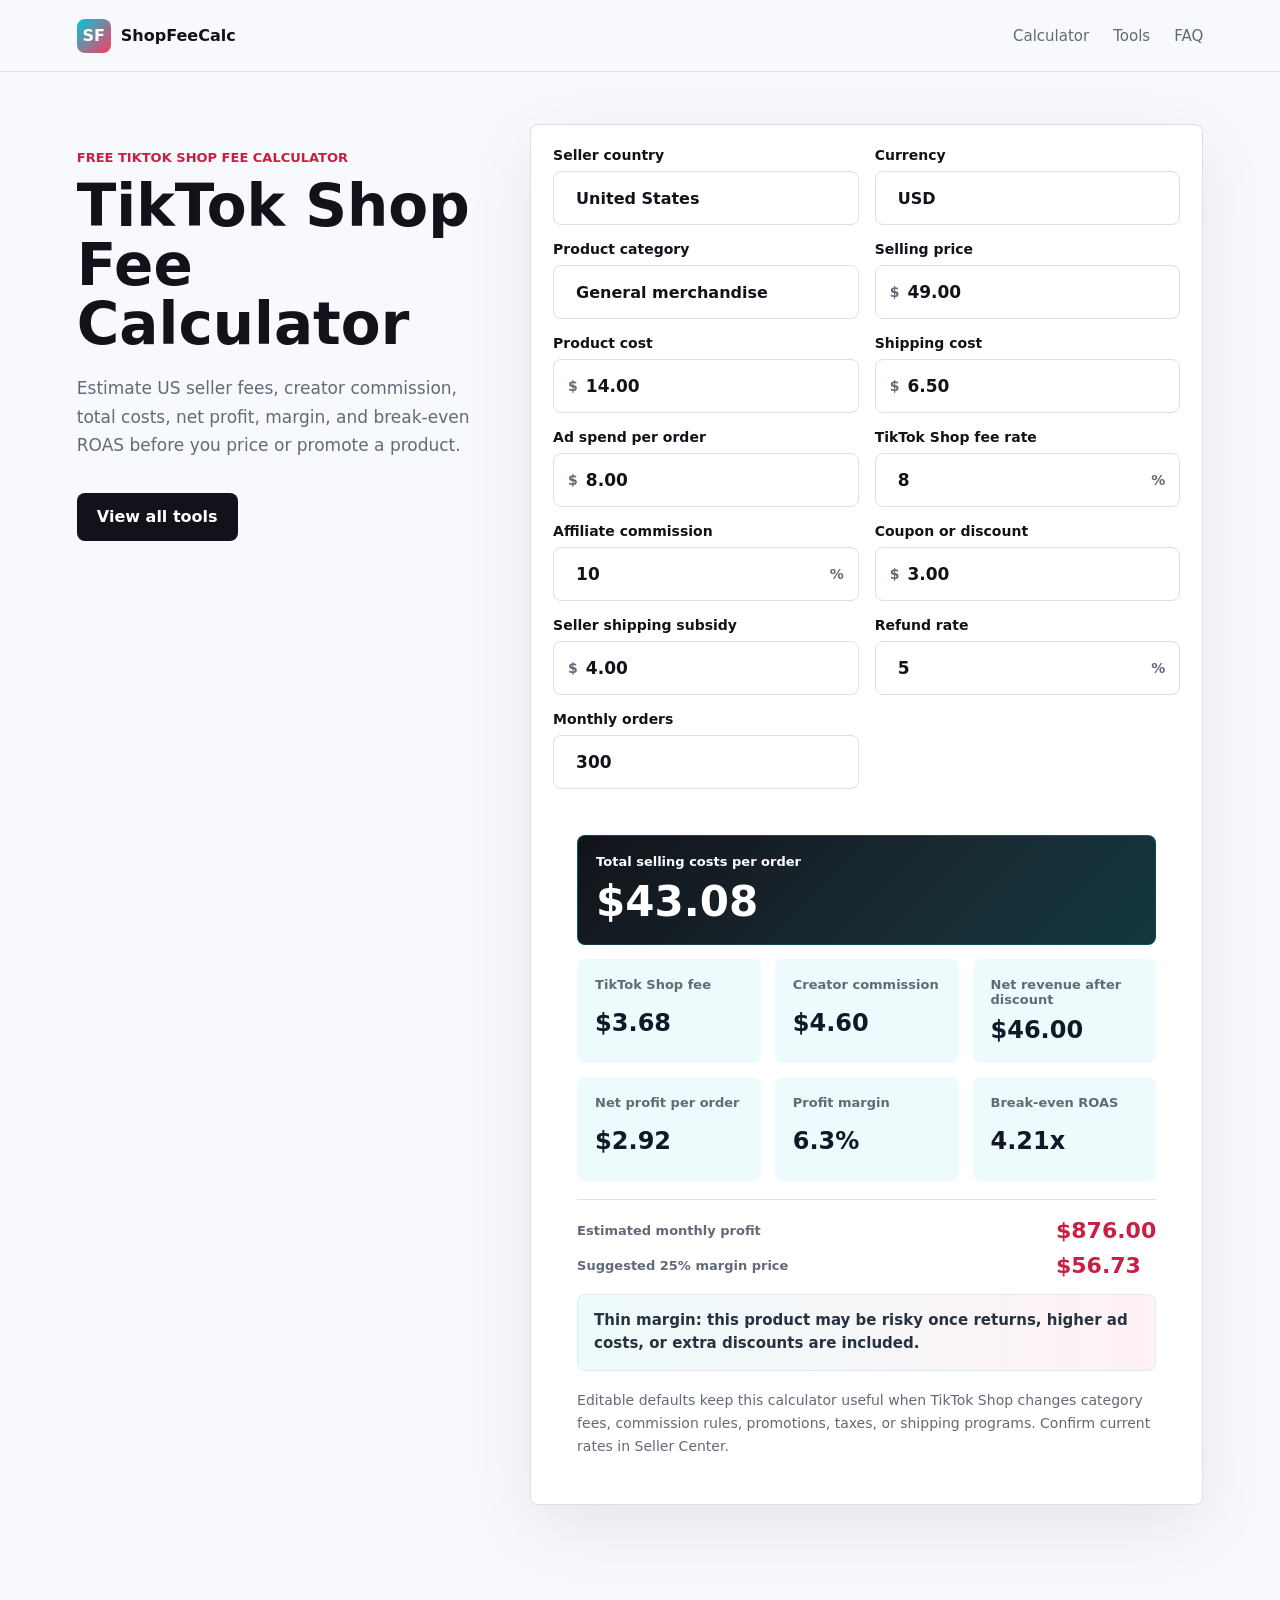
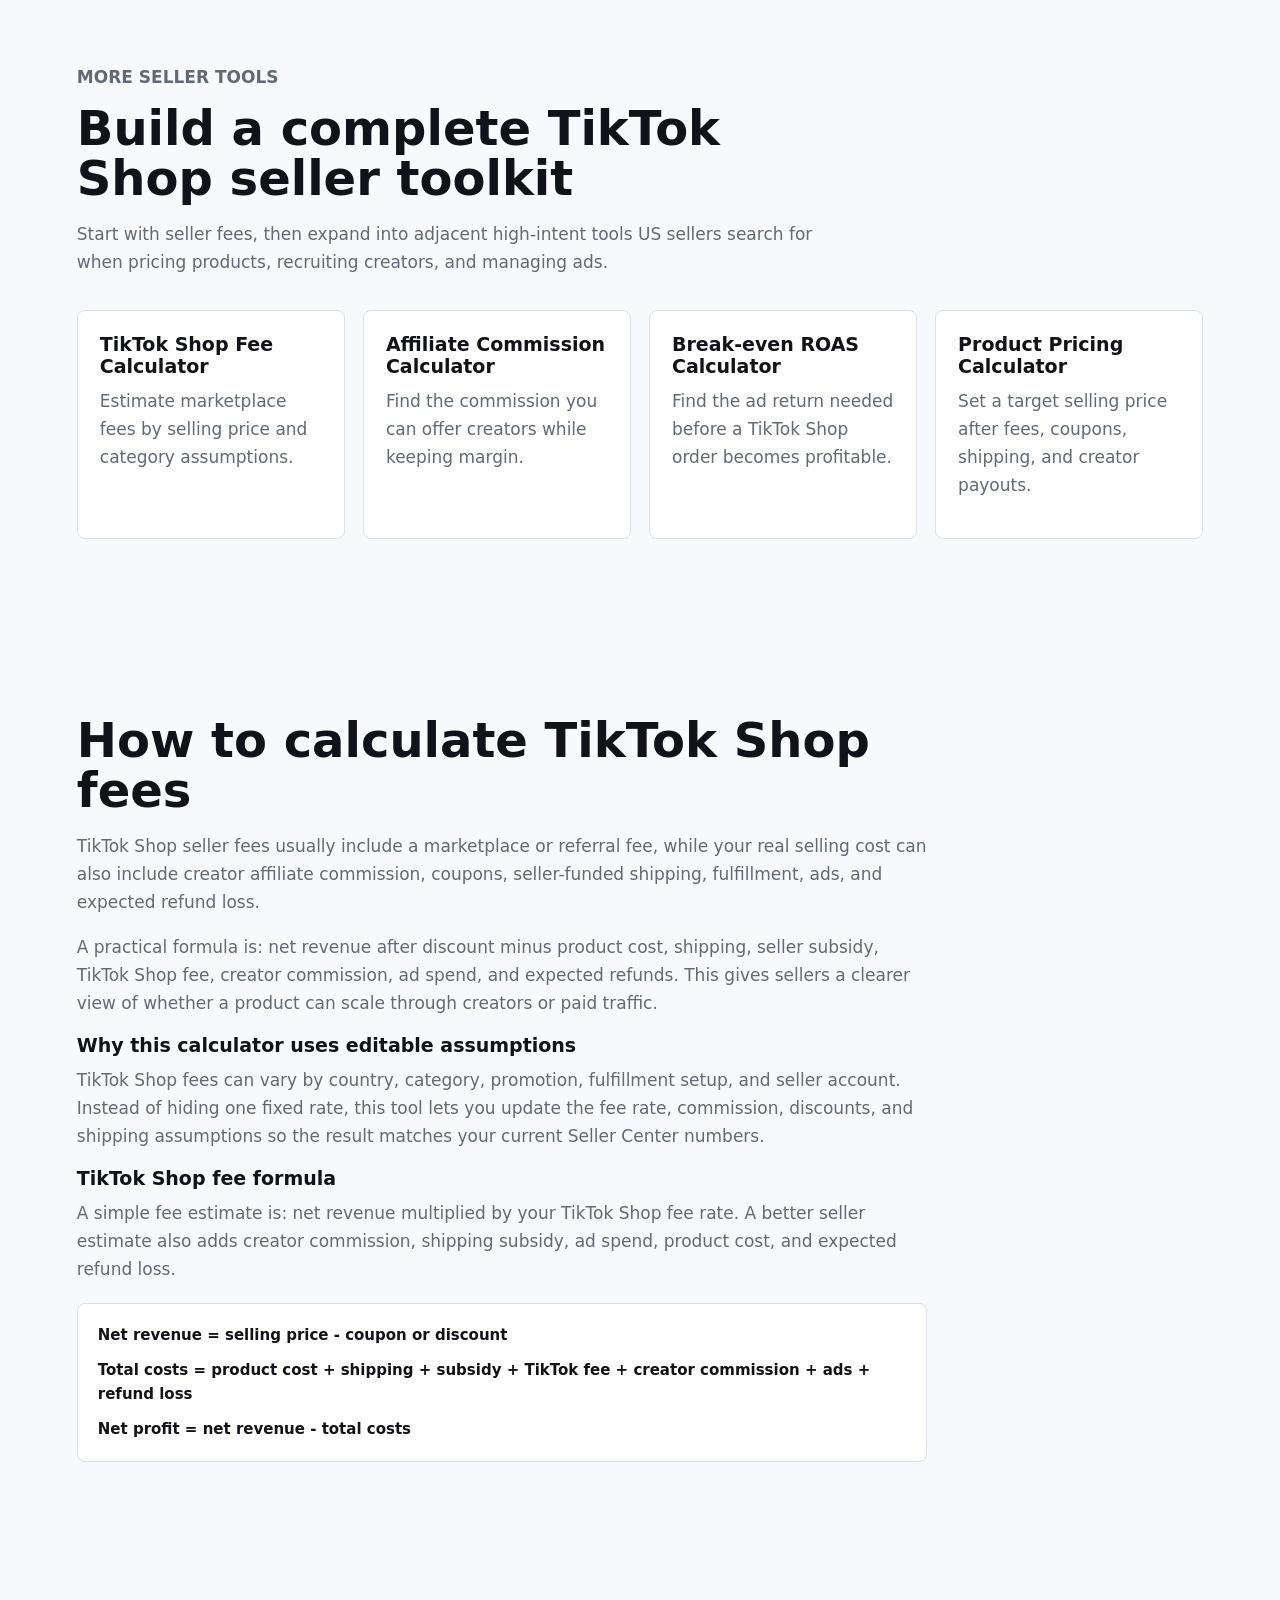
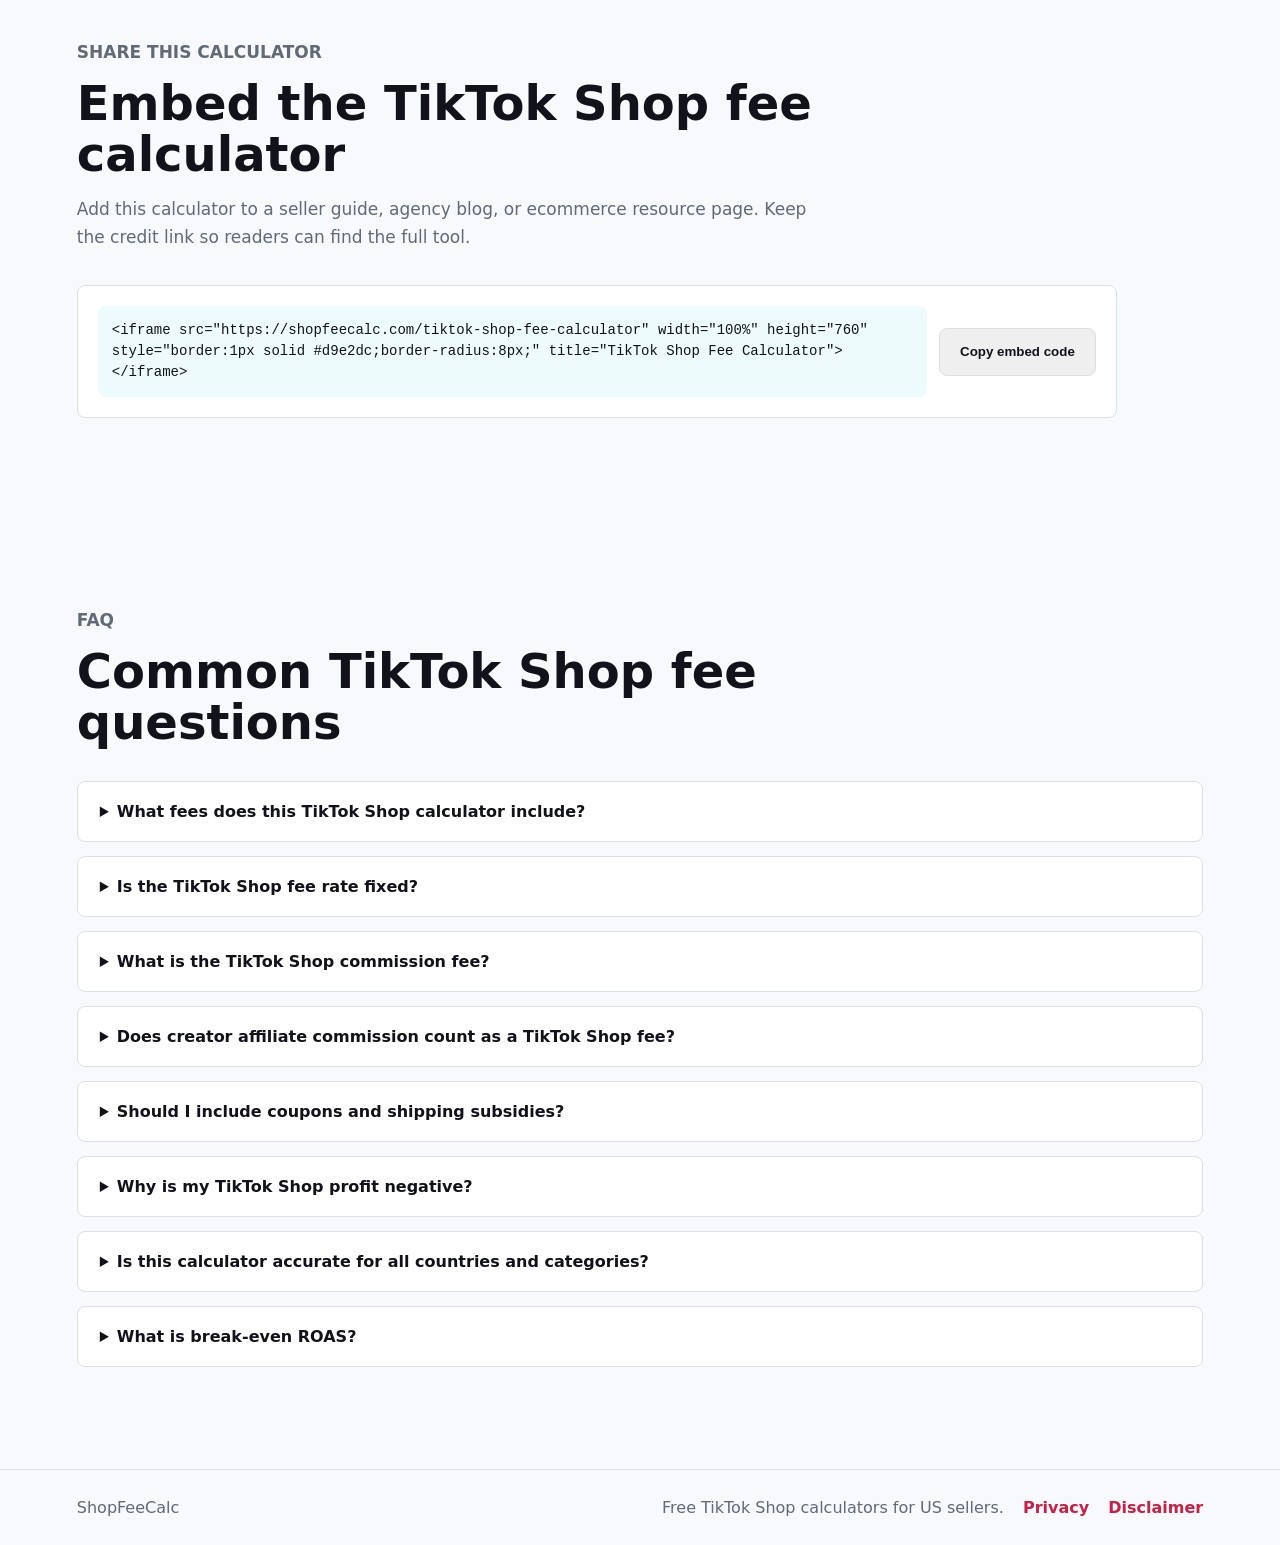
<file: index.html>
<!doctype html>
<html lang="en">
  <head>
    <meta charset="utf-8">
    <meta name="viewport" content="width=device-width, initial-scale=1">
    <title>TikTok Shop Fee Calculator for US Sellers | ShopFeeCalc</title>
    <meta
      name="description"
      content="Free TikTok Shop fee calculator for US sellers. Estimate seller fees, commission fees, creator payouts, total selling costs, profit margin, and break-even ROAS."
    >
    <link rel="canonical" href="https://shopfeecalc.com/tiktok-shop-fee-calculator">
    <meta property="og:title" content="TikTok Shop Fee Calculator for US Sellers">
    <meta
      property="og:description"
      content="Estimate TikTok Shop fees, creator commission, selling costs, profit margin, and break-even ROAS."
    >
    <meta property="og:type" content="website">
    <meta property="og:url" content="https://shopfeecalc.com/tiktok-shop-fee-calculator">
    <script async src="https://pagead2.googlesyndication.com/pagead/js/adsbygoogle.js?client=ca-pub-7325891001032972"
      crossorigin="anonymous"></script>
    <link rel="stylesheet" href="styles.css">
    <script type="application/ld+json">
      {
        "@context": "https://schema.org",
        "@type": "SoftwareApplication",
        "name": "TikTok Shop Fee Calculator",
        "applicationCategory": "BusinessApplication",
        "operatingSystem": "Any",
        "offers": {
          "@type": "Offer",
          "price": "0",
          "priceCurrency": "USD"
        },
        "description": "A free TikTok Shop fee calculator for estimating seller fees, creator commission, total costs, profit margin, and break-even ROAS."
      }
    </script>
    <script type="application/ld+json">
      {
        "@context": "https://schema.org",
        "@type": "FAQPage",
        "mainEntity": [
          {
            "@type": "Question",
            "name": "What fees does this TikTok Shop calculator include?",
            "acceptedAnswer": {
              "@type": "Answer",
              "text": "It includes an editable TikTok Shop fee rate, creator commission, coupon or discount, shipping cost, seller shipping subsidy, ad spend, and expected refund loss."
            }
          },
          {
            "@type": "Question",
            "name": "Is the TikTok Shop fee rate fixed?",
            "acceptedAnswer": {
              "@type": "Answer",
              "text": "No. Fees can vary by category, seller account, promotion, and policy changes. Update the fee field with your current Seller Center rate."
            }
          },
          {
            "@type": "Question",
            "name": "What is break-even ROAS?",
            "acceptedAnswer": {
              "@type": "Answer",
              "text": "Break-even ROAS is the return on ad spend where revenue covers product cost, fees, shipping, commissions, refunds, and promotions but does not yet create profit."
            }
          }
        ]
      }
    </script>
  </head>
  <body>
    <header class="site-header">
      <a class="brand" href="/" aria-label="ShopFeeCalc home">
        <span class="brand-mark">SF</span>
        <span>ShopFeeCalc</span>
      </a>
      <nav class="nav" aria-label="Main navigation">
        <a href="#calculator">Calculator</a>
        <a href="#tools">Tools</a>
        <a href="#faq">FAQ</a>
      </nav>
    </header>

    <main>
      <section class="hero">
        <div class="hero-copy">
          <p class="eyebrow">Free TikTok Shop fee calculator</p>
          <h1>TikTok Shop Fee Calculator</h1>
          <p class="hero-text">
            Estimate US seller fees, creator commission, total costs, net profit,
            margin, and break-even ROAS before you price or promote a product.
          </p>
          <div class="hero-actions">
            <a class="button primary" href="#tools">View all tools</a>
          </div>
        </div>

        <div class="tool-panel" id="calculator">
          <form class="calculator" id="profitForm" aria-label="TikTok Shop fee calculator">
            <label>
              Seller country
              <span class="input-wrap">
                <select id="country">
                  <option value="US" selected>United States</option>
                  <option value="UK">United Kingdom</option>
                  <option value="PH">Philippines</option>
                  <option value="MY">Malaysia</option>
                  <option value="Custom">Custom</option>
                </select>
              </span>
            </label>

            <label>
              Currency
              <span class="input-wrap">
                <select id="currency">
                  <option value="USD" selected>USD</option>
                  <option value="GBP">GBP</option>
                  <option value="PHP">PHP</option>
                  <option value="MYR">MYR</option>
                </select>
              </span>
            </label>

            <label>
              Product category
              <span class="input-wrap">
                <select id="category">
                  <option value="general" selected>General merchandise</option>
                  <option value="beauty">Beauty & personal care</option>
                  <option value="fashion">Fashion & accessories</option>
                  <option value="electronics">Electronics</option>
                  <option value="home">Home & kitchen</option>
                </select>
              </span>
            </label>

            <label>
              Selling price
              <span class="input-wrap">
                <span class="currency-symbol">$</span>
                <input id="price" type="number" min="0" step="0.01" value="49.00">
              </span>
            </label>

            <label>
              Product cost
              <span class="input-wrap">
                <span class="currency-symbol">$</span>
                <input id="cost" type="number" min="0" step="0.01" value="14.00">
              </span>
            </label>

            <label>
              Shipping cost
              <span class="input-wrap">
                <span class="currency-symbol">$</span>
                <input id="shipping" type="number" min="0" step="0.01" value="6.50">
              </span>
            </label>

            <label>
              Ad spend per order
              <span class="input-wrap">
                <span class="currency-symbol">$</span>
                <input id="adSpend" type="number" min="0" step="0.01" value="8.00">
              </span>
            </label>

            <label>
              TikTok Shop fee rate
              <span class="input-wrap">
                <input id="platformFee" type="number" min="0" step="0.01" value="8">
                <span>%</span>
              </span>
            </label>

            <label>
              Affiliate commission
              <span class="input-wrap">
                <input id="affiliateCommission" type="number" min="0" step="0.1" value="10">
                <span>%</span>
              </span>
            </label>

            <label>
              Coupon or discount
              <span class="input-wrap">
                <span class="currency-symbol">$</span>
                <input id="discount" type="number" min="0" step="0.01" value="3.00">
              </span>
            </label>

            <label>
              Seller shipping subsidy
              <span class="input-wrap">
                <span class="currency-symbol">$</span>
                <input id="shippingSubsidy" type="number" min="0" step="0.01" value="4.00">
              </span>
            </label>

            <label>
              Refund rate
              <span class="input-wrap">
                <input id="refundRate" type="number" min="0" max="100" step="0.1" value="5">
                <span>%</span>
              </span>
            </label>

            <label>
              Monthly orders
              <span class="input-wrap">
                <input id="orders" type="number" min="0" step="1" value="300">
              </span>
            </label>
          </form>

          <aside class="results" aria-live="polite">
            <div class="result-card featured">
              <span>Total selling costs per order</span>
              <strong id="totalCosts">$0</strong>
            </div>
            <div class="result-grid">
              <div class="result-card">
                <span>TikTok Shop fee</span>
                <strong id="platformFeeAmount">$0</strong>
              </div>
              <div class="result-card">
                <span>Creator commission</span>
                <strong id="affiliateAmount">$0</strong>
              </div>
              <div class="result-card">
                <span>Net revenue after discount</span>
                <strong id="netRevenue">$0</strong>
              </div>
              <div class="result-card">
                <span>Net profit per order</span>
                <strong id="profitPerOrder">$0</strong>
              </div>
              <div class="result-card">
                <span>Profit margin</span>
                <strong id="margin">0%</strong>
              </div>
              <div class="result-card">
                <span>Break-even ROAS</span>
                <strong id="roas">0x</strong>
              </div>
            </div>
            <div class="result-strip">
              <span>Estimated monthly profit</span>
              <strong id="monthlyProfit">$0</strong>
              <span>Suggested 25% margin price</span>
              <strong id="suggestedPrice">$0</strong>
            </div>
            <div class="insight" id="insight">
              Enter your product numbers to see whether the margin is healthy
              after TikTok Shop fees and seller costs.
            </div>
            <p class="note">
              Editable defaults keep this calculator useful when TikTok Shop
              changes category fees, commission rules, promotions, taxes, or
              shipping programs. Confirm current rates in Seller Center.
            </p>
          </aside>
        </div>
      </section>

      <section id="tools" class="tools-section">
        <div class="section-heading">
          <p class="eyebrow">More seller tools</p>
          <h2>Build a complete TikTok Shop seller toolkit</h2>
          <p>
            Start with seller fees, then expand into adjacent high-intent tools
            US sellers search for when pricing products, recruiting creators, and managing ads.
          </p>
        </div>
        <div class="tool-list">
          <article>
            <h3>TikTok Shop Fee Calculator</h3>
            <p>Estimate marketplace fees by selling price and category assumptions.</p>
          </article>
          <article>
            <h3>Affiliate Commission Calculator</h3>
            <p>Find the commission you can offer creators while keeping margin.</p>
          </article>
          <article>
            <h3>Break-even ROAS Calculator</h3>
            <p>Find the ad return needed before a TikTok Shop order becomes profitable.</p>
          </article>
          <article>
            <h3>Product Pricing Calculator</h3>
            <p>Set a target selling price after fees, coupons, shipping, and creator payouts.</p>
          </article>
        </div>
      </section>

      <section class="content-section">
        <div class="content">
          <h2>How to calculate TikTok Shop fees</h2>
          <p>
            TikTok Shop seller fees usually include a marketplace or referral fee,
            while your real selling cost can also include creator affiliate
            commission, coupons, seller-funded shipping, fulfillment, ads, and
            expected refund loss.
          </p>
          <p>
            A practical formula is: net revenue after discount minus product cost,
            shipping, seller subsidy, TikTok Shop fee, creator commission, ad
            spend, and expected refunds. This gives sellers a clearer view of
            whether a product can scale through creators or paid traffic.
          </p>
          <h3>Why this calculator uses editable assumptions</h3>
          <p>
            TikTok Shop fees can vary by country, category, promotion, fulfillment
            setup, and seller account. Instead of hiding one fixed rate, this tool
            lets you update the fee rate, commission, discounts, and shipping
            assumptions so the result matches your current Seller Center numbers.
          </p>
          <h3>TikTok Shop fee formula</h3>
          <p>
            A simple fee estimate is: net revenue multiplied by your TikTok Shop
            fee rate. A better seller estimate also adds creator commission,
            shipping subsidy, ad spend, product cost, and expected refund loss.
          </p>
          <div class="formula-box">
            <span>Net revenue = selling price - coupon or discount</span>
            <span>Total costs = product cost + shipping + subsidy + TikTok fee + creator commission + ads + refund loss</span>
            <span>Net profit = net revenue - total costs</span>
          </div>
        </div>
      </section>

      <section class="embed-section">
        <div class="section-heading">
          <p class="eyebrow">Share this calculator</p>
          <h2>Embed the TikTok Shop fee calculator</h2>
          <p>
            Add this calculator to a seller guide, agency blog, or ecommerce
            resource page. Keep the credit link so readers can find the full tool.
          </p>
        </div>
        <div class="embed-box">
          <code id="embedCode">&lt;iframe src="https://shopfeecalc.com/tiktok-shop-fee-calculator" width="100%" height="760" style="border:1px solid #d9e2dc;border-radius:8px;" title="TikTok Shop Fee Calculator"&gt;&lt;/iframe&gt;</code>
          <button class="button secondary" id="copyEmbed" type="button">Copy embed code</button>
        </div>
        <p class="copy-status" id="copyStatus" aria-live="polite"></p>
      </section>

      <section id="faq" class="faq-section">
        <div class="section-heading">
          <p class="eyebrow">FAQ</p>
          <h2>Common TikTok Shop fee questions</h2>
        </div>
        <details>
          <summary>What fees does this TikTok Shop calculator include?</summary>
          <p>
            It includes an editable TikTok Shop fee rate, creator commission,
            coupon or discount, shipping cost, seller shipping subsidy, ad spend,
            and expected refund loss.
          </p>
        </details>
        <details>
          <summary>Is the TikTok Shop fee rate fixed?</summary>
          <p>
            No. Fees can vary by category, seller account, promotion, and policy
            changes. Use the default as a planning assumption and update the field
            with your current Seller Center rate.
          </p>
        </details>
        <details>
          <summary>What is the TikTok Shop commission fee?</summary>
          <p>
            Sellers often use commission fee, referral fee, marketplace fee, or
            platform fee to describe the percentage TikTok Shop charges on an
            order. The exact rate can vary, so the calculator keeps it editable.
          </p>
        </details>
        <details>
          <summary>Does creator affiliate commission count as a TikTok Shop fee?</summary>
          <p>
            It is not the same as the platform fee, but it is still a real selling
            cost when you use creators or affiliates to drive orders. This
            calculator shows it separately.
          </p>
        </details>
        <details>
          <summary>Should I include coupons and shipping subsidies?</summary>
          <p>
            Yes. Seller-funded coupons, discounts, free shipping, and shipping
            subsidies reduce your real margin and should be included before you
            decide whether a product is profitable.
          </p>
        </details>
        <details>
          <summary>Why is my TikTok Shop profit negative?</summary>
          <p>
            Negative profit usually means product cost, fees, creator commission,
            discounts, shipping, refunds, or ads are too high for the current
            selling price. Try lowering costs, raising price, or reducing commission.
          </p>
        </details>
        <details>
          <summary>Is this calculator accurate for all countries and categories?</summary>
          <p>
            It is a planning tool, not an official fee statement. Use the country,
            currency, category, and editable fee fields as assumptions, then
            confirm current fee rates inside TikTok Shop Seller Center.
          </p>
        </details>
        <details>
          <summary>What is break-even ROAS?</summary>
          <p>
            Break-even ROAS is the return on ad spend where revenue covers product
            cost, fees, shipping, commissions, refunds, and promotions but does not
            yet create profit.
          </p>
        </details>
      </section>
    </main>

    <footer class="site-footer">
      <span>ShopFeeCalc</span>
      <span>
        Free TikTok Shop calculators for US sellers.
        <a href="privacy.html">Privacy</a>
        <a href="disclaimer.html">Disclaimer</a>
      </span>
    </footer>

    <script src="script.js"></script>
  </body>
</html>
</file>
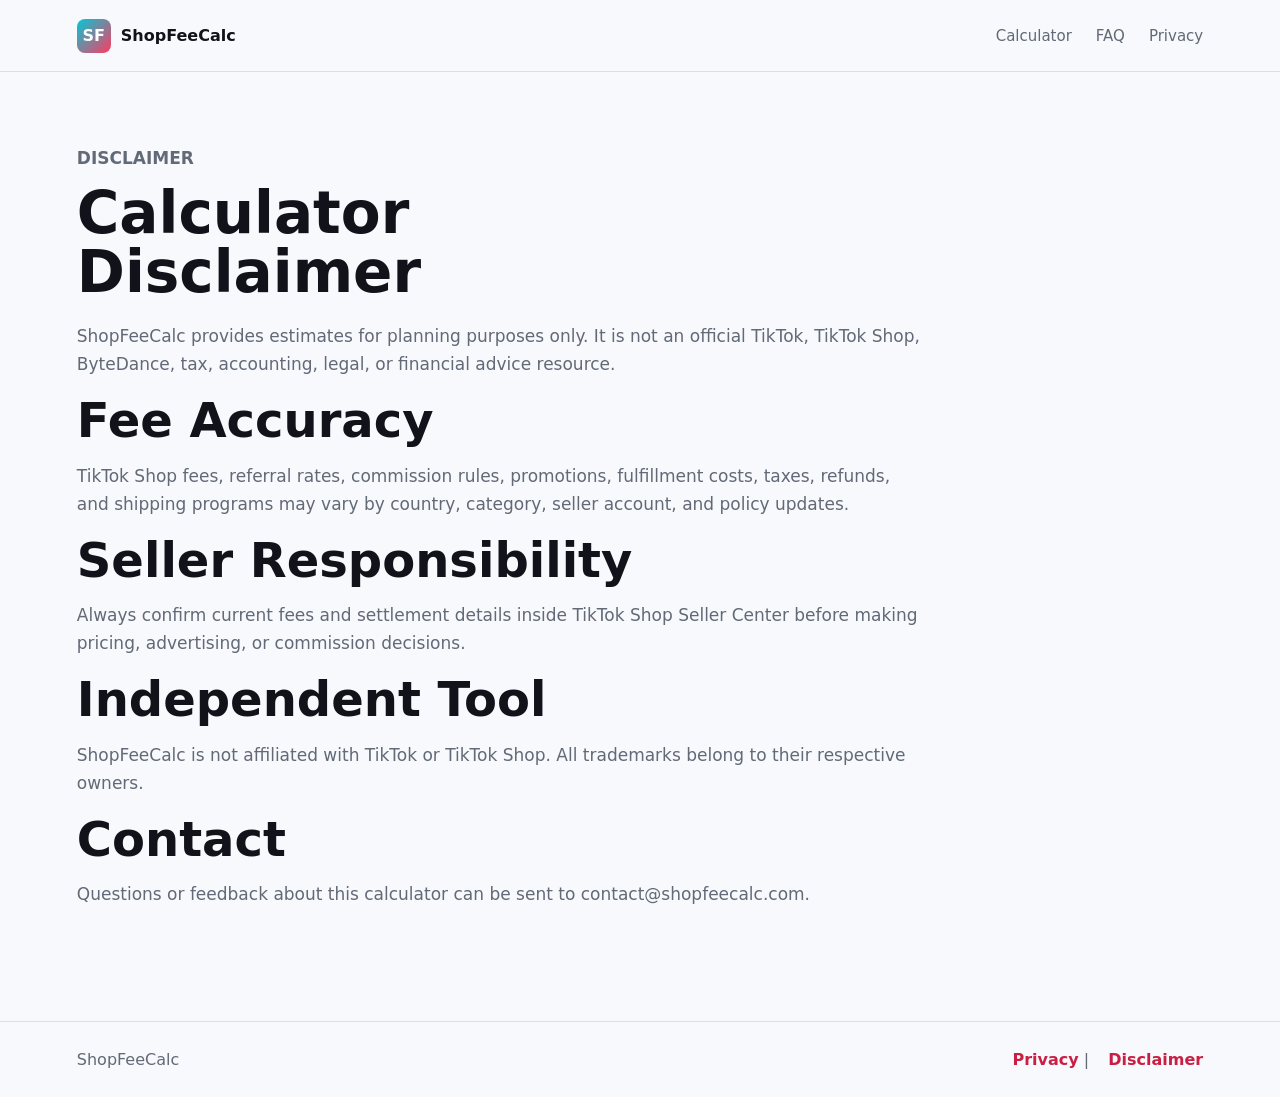
<file: disclaimer.html>
<!doctype html>
<html lang="en">
  <head>
    <meta charset="utf-8">
    <meta name="viewport" content="width=device-width, initial-scale=1">
    <title>Disclaimer | ShopFeeCalc</title>
    <meta
      name="description"
      content="Disclaimer for ShopFeeCalc TikTok Shop fee calculator estimates."
    >
    <script async src="https://pagead2.googlesyndication.com/pagead/js/adsbygoogle.js?client=ca-pub-7325891001032972"
      crossorigin="anonymous"></script>
    <link rel="stylesheet" href="styles.css">
  </head>
  <body>
    <header class="site-header">
      <a class="brand" href="index.html" aria-label="ShopFeeCalc home">
        <span class="brand-mark">SF</span>
        <span>ShopFeeCalc</span>
      </a>
      <nav class="nav" aria-label="Main navigation">
        <a href="index.html#calculator">Calculator</a>
        <a href="index.html#faq">FAQ</a>
        <a href="privacy.html">Privacy</a>
      </nav>
    </header>

    <main class="legal-page">
      <section class="content">
        <p class="eyebrow">Disclaimer</p>
        <h1>Calculator Disclaimer</h1>
        <p>
          ShopFeeCalc provides estimates for planning purposes only. It is not
          an official TikTok, TikTok Shop, ByteDance, tax, accounting, legal, or
          financial advice resource.
        </p>
        <h2>Fee Accuracy</h2>
        <p>
          TikTok Shop fees, referral rates, commission rules, promotions,
          fulfillment costs, taxes, refunds, and shipping programs may vary by
          country, category, seller account, and policy updates.
        </p>
        <h2>Seller Responsibility</h2>
        <p>
          Always confirm current fees and settlement details inside TikTok Shop
          Seller Center before making pricing, advertising, or commission
          decisions.
        </p>
        <h2>Independent Tool</h2>
        <p>
          ShopFeeCalc is not affiliated with TikTok or TikTok Shop. All
          trademarks belong to their respective owners.
        </p>
        <h2>Contact</h2>
        <p>
          Questions or feedback about this calculator can be sent to
          <a href="mailto:contact@shopfeecalc.com">contact@shopfeecalc.com</a>.
        </p>
      </section>
    </main>

    <footer class="site-footer">
      <span>ShopFeeCalc</span>
      <span><a href="privacy.html">Privacy</a> | <a href="disclaimer.html">Disclaimer</a></span>
    </footer>
  </body>
</html>
</file>
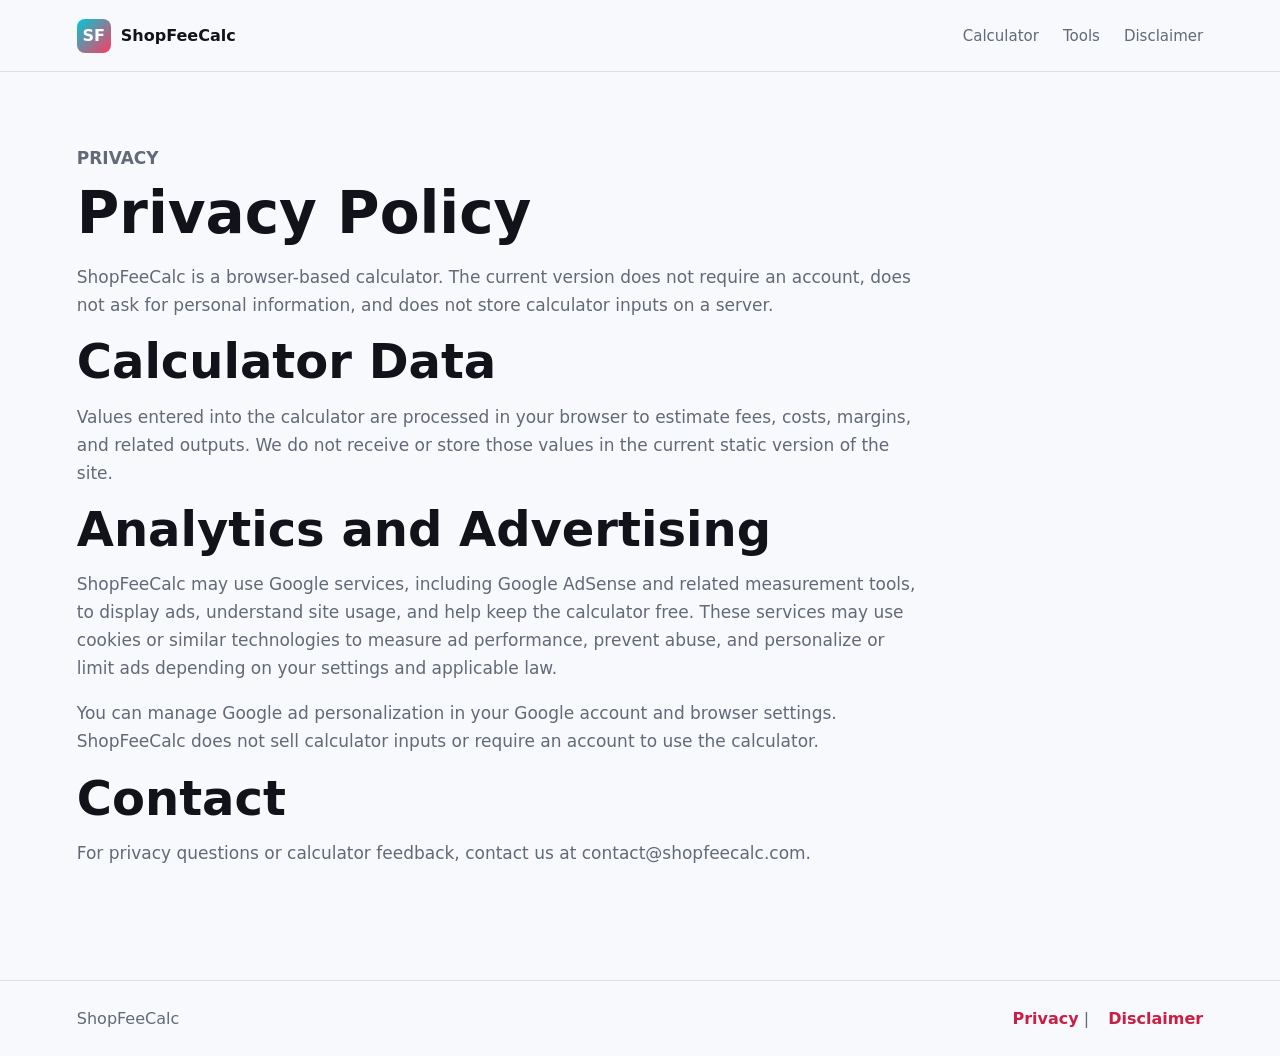
<file: privacy.html>
<!doctype html>
<html lang="en">
  <head>
    <meta charset="utf-8">
    <meta name="viewport" content="width=device-width, initial-scale=1">
    <title>Privacy Policy | ShopFeeCalc</title>
    <meta
      name="description"
      content="Privacy policy for ShopFeeCalc, a free TikTok Shop fee calculator for sellers."
    >
    <script async src="https://pagead2.googlesyndication.com/pagead/js/adsbygoogle.js?client=ca-pub-7325891001032972"
      crossorigin="anonymous"></script>
    <link rel="stylesheet" href="styles.css">
  </head>
  <body>
    <header class="site-header">
      <a class="brand" href="index.html" aria-label="ShopFeeCalc home">
        <span class="brand-mark">SF</span>
        <span>ShopFeeCalc</span>
      </a>
      <nav class="nav" aria-label="Main navigation">
        <a href="index.html#calculator">Calculator</a>
        <a href="index.html#tools">Tools</a>
        <a href="disclaimer.html">Disclaimer</a>
      </nav>
    </header>

    <main class="legal-page">
      <section class="content">
        <p class="eyebrow">Privacy</p>
        <h1>Privacy Policy</h1>
        <p>
          ShopFeeCalc is a browser-based calculator. The current version does
          not require an account, does not ask for personal information, and
          does not store calculator inputs on a server.
        </p>
        <h2>Calculator Data</h2>
        <p>
          Values entered into the calculator are processed in your browser to
          estimate fees, costs, margins, and related outputs. We do not receive
          or store those values in the current static version of the site.
        </p>
        <h2>Analytics and Advertising</h2>
        <p>
          ShopFeeCalc may use Google services, including Google AdSense and
          related measurement tools, to display ads, understand site usage, and
          help keep the calculator free. These services may use cookies or
          similar technologies to measure ad performance, prevent abuse, and
          personalize or limit ads depending on your settings and applicable
          law.
        </p>
        <p>
          You can manage Google ad personalization in your Google account and
          browser settings. ShopFeeCalc does not sell calculator inputs or
          require an account to use the calculator.
        </p>
        <h2>Contact</h2>
        <p>
          For privacy questions or calculator feedback, contact us at
          <a href="mailto:contact@shopfeecalc.com">contact@shopfeecalc.com</a>.
        </p>
      </section>
    </main>

    <footer class="site-footer">
      <span>ShopFeeCalc</span>
      <span><a href="privacy.html">Privacy</a> | <a href="disclaimer.html">Disclaimer</a></span>
    </footer>
  </body>
</html>
</file>
<file: styles.css>
:root {
  color-scheme: light;
  --ink: #12131a;
  --muted: #626977;
  --line: #dbe0e8;
  --paper: #f7f9fc;
  --panel: #ffffff;
  --accent: #00c8d7;
  --accent-dark: #007b86;
  --hot: #ff3b5f;
  --hot-dark: #c91f44;
  --soft: #eefbfc;
  --soft-hot: #fff1f4;
  font-family: Inter, ui-sans-serif, system-ui, -apple-system, BlinkMacSystemFont, "Segoe UI", sans-serif;
}

* {
  box-sizing: border-box;
}

body {
  margin: 0;
  background: var(--paper);
  color: var(--ink);
}

a {
  color: inherit;
  text-decoration: none;
}

.site-header {
  align-items: center;
  background: rgba(247, 249, 252, 0.94);
  border-bottom: 1px solid var(--line);
  display: flex;
  justify-content: space-between;
  min-height: 72px;
  padding: 0 6vw;
  position: sticky;
  top: 0;
  z-index: 5;
}

.brand {
  align-items: center;
  display: inline-flex;
  font-weight: 800;
  gap: 10px;
}

.brand-mark {
  align-items: center;
  background: linear-gradient(135deg, var(--accent) 0%, var(--hot) 100%);
  border-radius: 8px;
  color: #fff;
  display: inline-flex;
  height: 34px;
  justify-content: center;
  width: 34px;
}

.nav {
  display: flex;
  gap: 24px;
  color: var(--muted);
  font-size: 15px;
}

.hero {
  align-items: start;
  display: grid;
  gap: 36px;
  grid-template-columns: minmax(320px, 0.62fr) minmax(560px, 1fr);
  min-height: auto;
  padding: 52px 6vw 70px;
}

.hero-copy {
  max-width: 560px;
  padding-top: 26px;
}

.eyebrow {
  color: var(--hot-dark);
  font-size: 13px;
  font-weight: 800;
  letter-spacing: 0;
  margin: 0 0 12px;
  text-transform: uppercase;
}

h1,
h2,
h3,
p {
  margin-top: 0;
}

h1 {
  font-size: clamp(38px, 4.6vw, 58px);
  line-height: 1.02;
  margin-bottom: 20px;
  max-width: 560px;
}

h2 {
  font-size: clamp(28px, 4vw, 48px);
  line-height: 1.05;
  margin-bottom: 16px;
}

h3 {
  font-size: 19px;
  margin-bottom: 10px;
}

.hero-text,
.section-heading p,
.content p,
.tool-list p,
.faq-section p,
.note {
  color: var(--muted);
  font-size: 17px;
  line-height: 1.65;
}

.hero-text {
  max-width: 640px;
}

.hero-actions {
  display: flex;
  flex-wrap: wrap;
  gap: 14px;
  margin-top: 34px;
}

.button {
  align-items: center;
  border-radius: 8px;
  display: inline-flex;
  font-weight: 800;
  min-height: 48px;
  padding: 0 20px;
}

.primary {
  background: #12131a;
  color: #fff;
}

.primary:hover {
  background: #232532;
}

.secondary {
  border: 1px solid var(--line);
  color: var(--ink);
}

.tool-panel,
.results,
.tool-list article,
details {
  background: var(--panel);
  border: 1px solid var(--line);
  border-radius: 8px;
  box-shadow: 0 22px 70px rgba(18, 19, 26, 0.08);
}

.tools-section,
.content-section,
.embed-section,
.faq-section {
  padding: 88px 6vw;
}

.section-heading {
  max-width: 760px;
  margin-bottom: 34px;
}

.tool-panel {
  display: grid;
  gap: 22px;
  grid-template-columns: minmax(0, 1fr);
  padding: 22px;
}

.calculator {
  display: grid;
  gap: 16px;
  grid-template-columns: repeat(2, minmax(0, 1fr));
}

label {
  color: var(--ink);
  display: grid;
  font-size: 14px;
  font-weight: 800;
  gap: 8px;
}

.input-wrap {
  align-items: center;
  background: #fff;
  border: 1px solid var(--line);
  border-radius: 8px;
  display: flex;
  min-height: 54px;
  padding: 0 14px;
}

.input-wrap span {
  color: var(--muted);
  font-weight: 700;
}

input {
  border: 0;
  color: var(--ink);
  flex: 1;
  font: inherit;
  font-size: 17px;
  min-width: 0;
  outline: 0;
  padding: 0 8px;
}

select {
  appearance: none;
  background: transparent;
  border: 0;
  color: var(--ink);
  flex: 1;
  font: inherit;
  font-size: 16px;
  min-width: 0;
  outline: 0;
  padding: 0 8px;
}

.results {
  align-self: start;
  border: 0;
  box-shadow: none;
  padding: 24px;
}

.result-grid {
  display: grid;
  gap: 14px;
  grid-template-columns: repeat(3, minmax(0, 1fr));
  margin-top: 14px;
}

.result-card {
  background: var(--soft);
  border-radius: 8px;
  display: grid;
  gap: 8px;
  min-height: 104px;
  padding: 18px;
}

.result-card span {
  color: var(--muted);
  font-size: 13px;
  font-weight: 800;
}

.result-card strong {
  color: #111827;
  font-size: 24px;
}

.result-card.featured {
  background: linear-gradient(135deg, #12131a 0%, #182a31 58%, #12383e 100%);
  border: 1px solid rgba(0, 200, 215, 0.24);
}

.result-card.featured span,
.result-card.featured strong {
  color: #fff;
}

.result-card.featured strong {
  font-size: 42px;
}

.result-strip {
  align-items: center;
  border-top: 1px solid var(--line);
  display: grid;
  gap: 10px 16px;
  grid-template-columns: 1fr auto;
  margin-top: 18px;
  padding-top: 18px;
}

.result-strip span {
  color: var(--muted);
  font-size: 13px;
  font-weight: 800;
}

.result-strip strong {
  color: var(--hot-dark);
  font-size: 22px;
}

.insight {
  background: linear-gradient(90deg, var(--soft) 0%, var(--soft-hot) 100%);
  border: 1px solid #d9eef1;
  border-radius: 8px;
  color: #26323f;
  font-size: 15px;
  font-weight: 700;
  line-height: 1.55;
  margin-top: 16px;
  padding: 14px 16px;
}

.note {
  font-size: 14px;
  margin: 18px 0 0;
}

.tool-list {
  display: grid;
  gap: 18px;
  grid-template-columns: repeat(4, minmax(0, 1fr));
}

.tool-list article {
  box-shadow: none;
  padding: 22px;
}

.content {
  max-width: 850px;
}

.formula-box,
.embed-box {
  background: #fff;
  border: 1px solid var(--line);
  border-radius: 8px;
  display: grid;
  gap: 12px;
  margin-top: 20px;
  padding: 20px;
}

.formula-box span {
  color: var(--ink);
  font-size: 15px;
  font-weight: 700;
  line-height: 1.55;
}

.embed-box {
  align-items: center;
  grid-template-columns: minmax(0, 1fr) auto;
  max-width: 1040px;
}

.embed-box code {
  background: var(--soft);
  border-radius: 8px;
  color: var(--ink);
  display: block;
  font-size: 14px;
  line-height: 1.5;
  overflow-wrap: anywhere;
  padding: 14px;
}

.copy-status {
  color: var(--hot-dark);
  font-size: 14px;
  font-weight: 800;
  margin: 12px 0 0;
}

details {
  box-shadow: none;
  margin-bottom: 14px;
  padding: 20px 22px;
}

summary {
  cursor: pointer;
  font-weight: 800;
}

details p {
  margin: 14px 0 0;
}

.site-footer {
  border-top: 1px solid var(--line);
  color: var(--muted);
  display: flex;
  gap: 16px;
  justify-content: space-between;
  padding: 28px 6vw;
}

.site-footer a {
  color: var(--hot-dark);
  font-weight: 800;
  margin-left: 14px;
}

.legal-page {
  padding: 72px 6vw 96px;
}

@media (max-width: 900px) {
  .hero,
  .tool-list {
    grid-template-columns: 1fr;
  }

  .hero-copy {
    padding-top: 0;
  }

  .hero {
    padding-top: 48px;
  }

  .calculator {
    grid-template-columns: 1fr;
  }
}

@media (max-width: 640px) {
  .site-header,
  .site-footer {
    align-items: flex-start;
    flex-direction: column;
    gap: 14px;
  }

  .nav {
    gap: 16px;
  }

  .result-grid {
    grid-template-columns: 1fr;
  }

  .result-strip {
    grid-template-columns: 1fr;
  }

  .embed-box {
    grid-template-columns: 1fr;
  }
}
</file>
